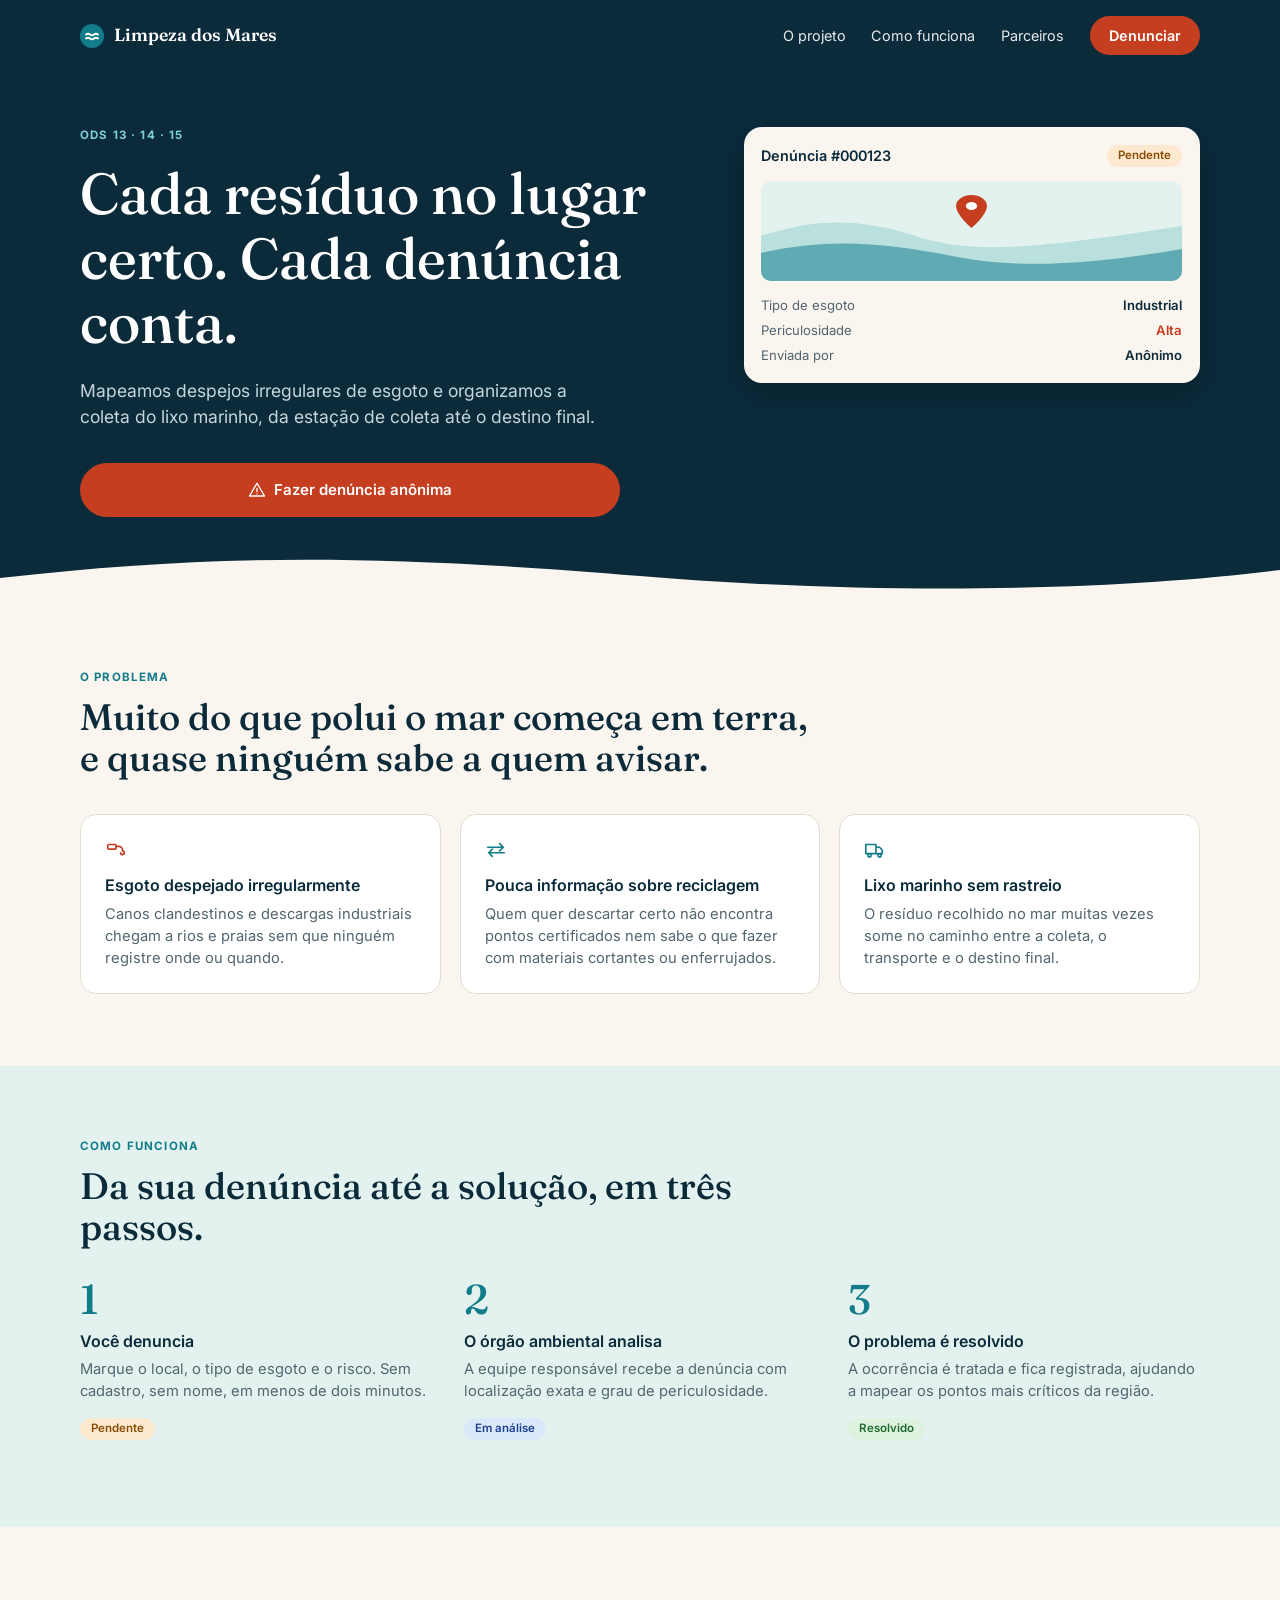
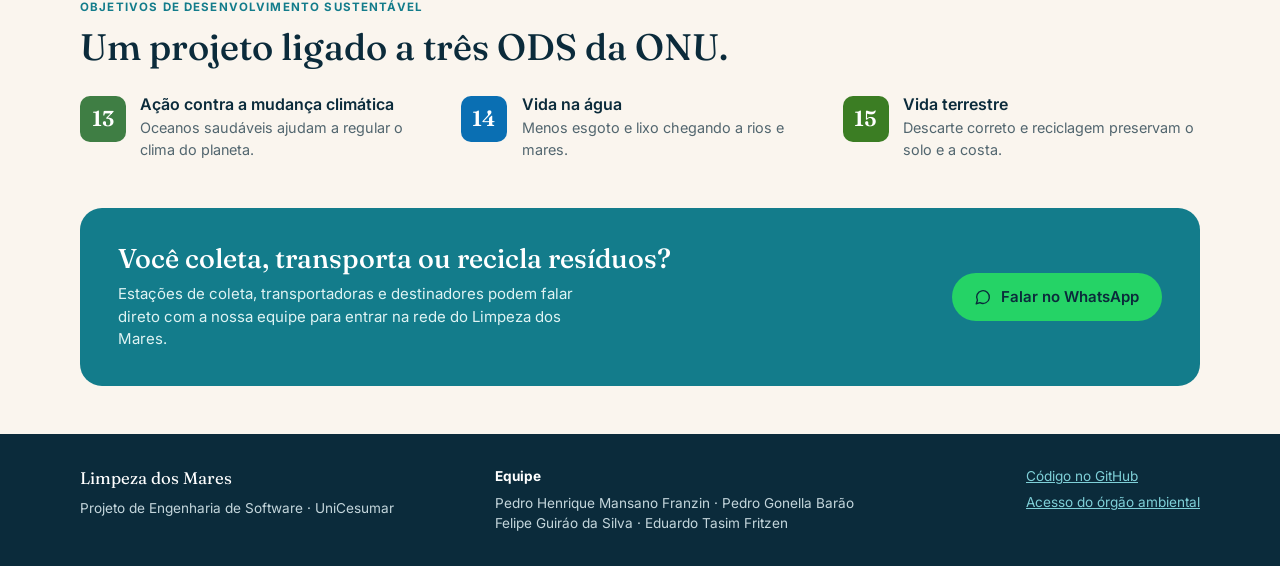
<file: demo/src/main/static/index.html>
<!DOCTYPE html>
<html lang="pt-BR">
<head>
  <meta charset="UTF-8">
  <meta name="viewport" content="width=device-width, initial-scale=1">
  <title>Limpeza dos Mares · Cada denúncia conta</title>
  <meta name="description" content="Denuncie despejos irregulares de esgoto de forma anônima e ajude a rastrear o lixo marinho.">
  <link rel="preconnect" href="https://fonts.googleapis.com">
  <link rel="preconnect" href="https://fonts.gstatic.com" crossorigin>
  <link href="https://fonts.googleapis.com/css2?family=Fraunces:opsz,wght@9..144,500;9..144,600&family=Inter:wght@400;500;600;700&display=swap" rel="stylesheet">
  <link rel="stylesheet" href="css/style.css">
</head>
<body>
  <header class="topo">
    <div class="container topo-barra">
      <a class="marca" href="index.html"><span class="marca-icone" aria-hidden="true"><svg viewBox="0 0 16 16"><path d="M2 6.5c1.5-1.2 2.5-1.2 4 0s2.5 1.2 4 0 2.5-1.2 4 0M2 10.5c1.5-1.2 2.5-1.2 4 0s2.5 1.2 4 0 2.5-1.2 4 0"/></svg></span> Limpeza dos Mares</a>
      <nav aria-label="Principal">
        <a href="#problema">O projeto</a>
        <a href="#como-funciona">Como funciona</a>
        <a href="#parceiros">Parceiros</a>
        <a class="btn btn-alerta" href="denuncia.html">Denunciar</a>
      </nav>
    </div>
  </header>

  <section class="hero">
    <div class="container hero-grade">
      <div>
        <p class="eyebrow">ODS 13 · 14 · 15</p>
        <h1>Cada resíduo no lugar certo. Cada denúncia conta.</h1>
        <p class="lead">Mapeamos despejos irregulares de esgoto e organizamos a coleta do lixo marinho, da estação de coleta até o destino final.</p>
        <a class="btn btn-alerta" href="denuncia.html">
          <svg viewBox="0 0 24 24" aria-hidden="true"><path d="M12 3 2 20h20L12 3Z"/><path d="M12 10v4M12 17h.01"/></svg>
          Fazer denúncia anônima
        </a>
      </div>
      <aside class="cartao-exemplo" aria-label="Exemplo de denúncia">
        <header><span>Denúncia #000123</span><span class="pilula pilula-pendente">Pendente</span></header>
        <div class="mini-mapa" aria-hidden="true">
          <svg viewBox="0 0 300 100" preserveAspectRatio="none">
            <path d="M0 55c40-18 70-18 110 0s80 14 190-10v65H0Z" fill="#b9e0dc"/>
            <path d="M0 72c50-16 90-10 140 4s110 4 160-8v32H0Z" fill="#5faab3"/>
            <path d="M150 14a11 11 0 0 1 11 11c0 9-11 22-11 22s-11-13-11-22a11 11 0 0 1 11-11Z" fill="#c43e1f"/>
            <circle cx="150" cy="25" r="4" fill="#fff"/>
          </svg>
        </div>
        <dl>
          <dt>Tipo de esgoto</dt><dd>Industrial</dd>
          <dt>Periculosidade</dt><dd class="perigo-alto">Alta</dd>
          <dt>Enviada por</dt><dd>Anônimo</dd>
        </dl>
      </aside>
    </div>
    <svg class="onda hero-onda" viewBox="0 0 1440 48" preserveAspectRatio="none" aria-hidden="true"><path d="M0 28C240 4 420 4 720 26s560 12 720-6v34H0Z"/></svg>
  </section>

  <section class="secao" id="problema">
    <div class="container">
      <p class="eyebrow">O problema</p>
      <h2>Muito do que polui o mar começa em terra, e quase ninguém sabe a quem avisar.</h2>
      <div class="cartoes">
        <article class="cartao">
          <svg class="icone alerta" viewBox="0 0 24 24" aria-hidden="true"><rect x="3" y="6" width="9" height="5" rx="1"/><path d="M12 8h3a4 4 0 0 1 4 4v1a2 2 0 1 1-2 2"/></svg>
          <h3>Esgoto despejado irregularmente</h3>
          <p>Canos clandestinos e descargas industriais chegam a rios e praias sem que ninguém registre onde ou quando.</p>
        </article>
        <article class="cartao">
          <svg class="icone" viewBox="0 0 24 24" aria-hidden="true"><path d="M3 9h16M16 5l4 4-4 4M21 15H5M8 11l-4 4 4 4"/></svg>
          <h3>Pouca informação sobre reciclagem</h3>
          <p>Quem quer descartar certo não encontra pontos certificados nem sabe o que fazer com materiais cortantes ou enferrujados.</p>
        </article>
        <article class="cartao">
          <svg class="icone" viewBox="0 0 24 24" aria-hidden="true"><path d="M2 6h11v10H2zM13 9h4l3 3v4h-7"/><circle cx="6" cy="18" r="1.8"/><circle cx="17" cy="18" r="1.8"/></svg>
          <h3>Lixo marinho sem rastreio</h3>
          <p>O resíduo recolhido no mar muitas vezes some no caminho entre a coleta, o transporte e o destino final.</p>
        </article>
      </div>
    </div>
  </section>

  <section class="secao secao-clara" id="como-funciona">
    <div class="container">
      <p class="eyebrow">Como funciona</p>
      <h2>Da sua denúncia até a solução, em três passos.</h2>
      <ol class="passos" style="list-style:none;padding:0">
        <li class="passo">
          <div class="num">1</div>
          <h3>Você denuncia</h3>
          <p>Marque o local, o tipo de esgoto e o risco. Sem cadastro, sem nome, em menos de dois minutos.</p>
          <span class="pilula pilula-pendente">Pendente</span>
        </li>
        <li class="passo">
          <div class="num">2</div>
          <h3>O órgão ambiental analisa</h3>
          <p>A equipe responsável recebe a denúncia com localização exata e grau de periculosidade.</p>
          <span class="pilula pilula-analise">Em análise</span>
        </li>
        <li class="passo">
          <div class="num">3</div>
          <h3>O problema é resolvido</h3>
          <p>A ocorrência é tratada e fica registrada, ajudando a mapear os pontos mais críticos da região.</p>
          <span class="pilula pilula-resolvido">Resolvido</span>
        </li>
      </ol>
    </div>
  </section>

  <section class="secao" id="parceiros" style="padding-bottom:0">
    <div class="container">
      <p class="eyebrow">Objetivos de Desenvolvimento Sustentável</p>
      <h2>Um projeto ligado a três ODS da ONU.</h2>
      <div class="ods">
        <div class="ods-item"><span class="ods-num ods-13">13</span><div><h3>Ação contra a mudança climática</h3><p>Oceanos saudáveis ajudam a regular o clima do planeta.</p></div></div>
        <div class="ods-item"><span class="ods-num ods-14">14</span><div><h3>Vida na água</h3><p>Menos esgoto e lixo chegando a rios e mares.</p></div></div>
        <div class="ods-item"><span class="ods-num ods-15">15</span><div><h3>Vida terrestre</h3><p>Descarte correto e reciclagem preservam o solo e a costa.</p></div></div>
      </div>

      <div class="faixa">
        <div>
          <h2>Você coleta, transporta ou recicla resíduos?</h2>
          <p>Estações de coleta, transportadoras e destinadores podem falar direto com a nossa equipe para entrar na rede do Limpeza dos Mares.</p>
        </div>
        <!-- Troque o número pelo WhatsApp da equipe -->
        <a class="btn btn-whats" href="https://wa.me/5500000000000" target="_blank" rel="noopener">
          <svg viewBox="0 0 24 24" aria-hidden="true"><path d="M3 21l1.6-4.7A8.5 8.5 0 1 1 8 19.6L3 21Z"/></svg>
          Falar no WhatsApp
        </a>
      </div>
    </div>
  </section>

  <footer class="rodape">
    <div class="container rodape-grade">
      <div>
        <p class="nome">Limpeza dos Mares</p>
        <p>Projeto de Engenharia de Software · UniCesumar</p>
      </div>
      <div>
        <strong>Equipe</strong>
        <p>Pedro Henrique Mansano Franzin · Pedro Gonella Barão</p>
        <p>Felipe Guiráo da Silva · Eduardo Tasim Fritzen</p>
      </div>
      <div>
        <a href="https://github.com/Pedro-Barao/Limpeza-dos-Mares" target="_blank" rel="noopener">Código no GitHub</a>
        <a href="admin.html">Acesso do órgão ambiental</a>
      </div>
    </div>
  </footer>
</body>
</html>
</file>
<file: demo/src/main/static/css/style.css>
/* Limpeza dos Mares – estilos compartilhados (landing, denúncia, painel) */
:root {
  --navy: #0b2b3b;
  --teal: #137c8b;
  --teal-claro: #e3f2ef;
  --teal-borda: #b9ddd8;
  --creme: #faf5ee;
  --areia: #f3efe6;
  --branco: #fff;
  --ferrugem: #c43e1f;
  --texto: #0b2b3b;
  --texto-suave: #52666f;
  --borda: #e6ddd0;
  --campo: #faf5ee;
  --campo-borda: #d9ccba;
  --amarelo-bg: #fde9cf;
  --amarelo-tx: #8a4b05;
  --azul-bg: #dbe8fb;
  --azul-tx: #1d3f8f;
  --verde-bg: #dff2e0;
  --verde-tx: #1f6b2e;
  --vermelho-bg: #fbdcd4;
  --vermelho-tx: #b3321a;
  --serif: "Fraunces", Georgia, "Times New Roman", serif;
  --sans: "Inter", system-ui, -apple-system, "Segoe UI", Roboto, sans-serif;
  --raio: 16px;
}

*, *::before, *::after { box-sizing: border-box; }
html { scroll-behavior: smooth; }
body {
  margin: 0;
  font-family: var(--sans);
  font-size: 15px;
  line-height: 1.5;
  color: var(--texto);
  background: var(--creme);
  -webkit-font-smoothing: antialiased;
}
h1, h2, h3 { font-family: var(--serif); font-weight: 600; line-height: 1.12; margin: 0; }
p { margin: 0; }
a { color: inherit; }
img, svg { display: block; max-width: 100%; }
button, input, select, textarea { font: inherit; color: inherit; }
:focus-visible { outline: 3px solid var(--teal); outline-offset: 2px; }
.sr-only { position: absolute; width: 1px; height: 1px; overflow: hidden; clip: rect(0 0 0 0); white-space: nowrap; }
.container { width: min(1120px, 100% - 3rem); margin-inline: auto; }

/* ---------- Marca ---------- */
.marca { display: inline-flex; align-items: center; gap: .6rem; text-decoration: none; color: #fff;
  font-family: var(--serif); font-weight: 600; font-size: 1.1rem; }
.marca-icone { width: 24px; height: 24px; border-radius: 50%; background: var(--teal); display: grid; place-items: center; }
.marca-icone svg { width: 16px; height: 16px; stroke: #fff; fill: none; stroke-width: 1.8; stroke-linecap: round; }
.selo { font-family: var(--sans); font-size: .62rem; font-weight: 700; letter-spacing: .08em; text-transform: uppercase;
  background: var(--teal); color: #fff; padding: .15rem .55rem; border-radius: 999px; }

/* ---------- Botões ---------- */
.btn { display: inline-flex; align-items: center; justify-content: center; gap: .55rem; border: 0; cursor: pointer;
  font-weight: 600; text-decoration: none; border-radius: 999px; padding: .8rem 1.4rem; transition: filter .15s, background .15s; }
.btn:hover { filter: brightness(1.08); }
.btn svg { width: 18px; height: 18px; fill: none; stroke: currentColor; stroke-width: 1.8; stroke-linecap: round; stroke-linejoin: round; }
.btn-alerta { background: var(--ferrugem); color: #fff; }
.btn-escuro { background: var(--navy); color: #fff; }
.btn-teal { background: var(--teal); color: #fff; }
.btn-contorno { background: #fff; color: var(--navy); border: 1px solid var(--campo-borda); }
.btn-whats { background: #25d366; color: var(--navy); }
.btn-pequeno { padding: .5rem 1.1rem; font-size: .9rem; }
.btn-bloco { width: 100%; padding-block: 1rem; }

/* ---------- Pílulas de status / perigo ---------- */
.pilula { display: inline-block; font-size: .72rem; font-weight: 600; padding: .15rem .7rem; border-radius: 999px; white-space: nowrap; }
.pilula-pendente { background: var(--amarelo-bg); color: var(--amarelo-tx); }
.pilula-analise { background: var(--azul-bg); color: var(--azul-tx); }
.pilula-resolvido { background: var(--verde-bg); color: var(--verde-tx); }
.pilula-alto { background: var(--vermelho-bg); color: var(--vermelho-tx); }
.pilula-medio { background: var(--amarelo-bg); color: var(--amarelo-tx); }
.pilula-baixo { background: var(--verde-bg); color: var(--verde-tx); }

.eyebrow { font-size: .72rem; font-weight: 700; letter-spacing: .1em; text-transform: uppercase; color: var(--teal); }

/* =====================================================
   LANDING PAGE
   ===================================================== */
.topo { background: var(--navy); color: #fff; }
.topo-barra { display: flex; align-items: center; justify-content: space-between; padding-block: 1rem; gap: 1rem; }
.topo nav { display: flex; align-items: center; gap: 1.6rem; font-size: .9rem; }
.topo nav a { text-decoration: none; opacity: .9; }
.topo nav a:hover { opacity: 1; }
.topo nav a.btn { opacity: 1; padding: .55rem 1.2rem; font-size: .9rem; }

.hero { background: var(--navy); color: #fff; padding-block: 3.5rem 0; position: relative; }
.hero-grade { display: grid; grid-template-columns: 1.35fr 1fr; gap: 3rem; align-items: start; padding-bottom: 5rem; }
.hero .eyebrow { color: #7fd0d8; }
.hero h1 { font-size: clamp(2.3rem, 5vw, 3.6rem); font-weight: 500; margin: 1.1rem 0 1.4rem; }
.hero p.lead { color: #c4d6dc; font-size: 1.1rem; max-width: 30em; margin-bottom: 2rem; }
.hero .btn-alerta { width: 100%; max-width: 540px; padding-block: 1rem; }
.onda { display: block; width: 100%; height: 48px; fill: var(--creme); margin-top: -1px; }
.hero-onda { position: absolute; left: 0; right: 0; bottom: -1px; }

.cartao-exemplo { background: var(--creme); color: var(--navy); border-radius: 18px; padding: 1.1rem; box-shadow: 0 10px 30px rgba(0,0,0,.25); }
.cartao-exemplo header { display: flex; justify-content: space-between; align-items: center; font-weight: 600; font-size: .9rem; margin-bottom: .9rem; }
.mini-mapa { background: var(--teal-claro); border-radius: 10px; height: 100px; position: relative; overflow: hidden; margin-bottom: .9rem; }
.mini-mapa svg { width: 100%; height: 100%; }
.cartao-exemplo dl { margin: 0; display: grid; grid-template-columns: 1fr auto; gap: .35rem 1rem; font-size: .82rem; }
.cartao-exemplo dt { color: var(--texto-suave); }
.cartao-exemplo dd { margin: 0; font-weight: 600; text-align: right; }
.cartao-exemplo dd.perigo-alto { color: var(--ferrugem); }

.secao { padding-block: 4.5rem; }
.secao h2 { font-size: clamp(1.7rem, 3.4vw, 2.3rem); font-weight: 500; margin-top: .6rem; max-width: 20em; }
.cartoes { display: grid; grid-template-columns: repeat(3, 1fr); gap: 1.2rem; margin-top: 2.2rem; }
.cartao { background: #fff; border: 1px solid var(--borda); border-radius: var(--raio); padding: 1.5rem; }
.cartao .icone { width: 22px; height: 22px; margin-bottom: 1rem; fill: none; stroke: var(--teal); stroke-width: 1.8; stroke-linecap: round; stroke-linejoin: round; }
.cartao .icone.alerta { stroke: var(--ferrugem); }
.cartao h3 { font-family: var(--sans); font-size: 1rem; font-weight: 600; margin-bottom: .5rem; }
.cartao p { color: var(--texto-suave); font-size: .92rem; }

.secao-clara { background: var(--teal-claro); }
.passos { display: grid; grid-template-columns: repeat(3, 1fr); gap: 2rem; margin-top: 2rem; }
.passo .num { font-family: var(--serif); font-size: 2.6rem; font-weight: 500; color: var(--teal); line-height: 1; }
.passo h3 { font-family: var(--sans); font-size: 1rem; font-weight: 600; margin: .8rem 0 .4rem; }
.passo p { color: var(--texto-suave); font-size: .92rem; margin-bottom: .9rem; }

.ods { display: grid; grid-template-columns: repeat(3, 1fr); gap: 1.5rem; margin-top: 1.8rem; }
.ods-item { display: flex; gap: .9rem; align-items: flex-start; }
.ods-num { flex: none; width: 46px; height: 46px; border-radius: 10px; display: grid; place-items: center; color: #fff;
  font-family: var(--serif); font-size: 1.35rem; font-weight: 600; }
.ods-13 { background: #3f7e44; } .ods-14 { background: #0a6fb3; } .ods-15 { background: #3b7d23; }
.ods-item h3 { font-family: var(--sans); font-size: 1rem; font-weight: 600; margin-bottom: .2rem; }
.ods-item p { color: var(--texto-suave); font-size: .9rem; }

.faixa { background: var(--teal); color: #fff; border-radius: 22px; padding: 2.2rem 2.4rem; margin-top: 3rem;
  display: flex; align-items: center; justify-content: space-between; gap: 2rem; }
.faixa h2 { font-size: 1.7rem; font-weight: 500; margin: 0 0 .6rem; max-width: none; }
.faixa p { color: #dff3f3; max-width: 32em; }

.rodape { background: var(--navy); color: #c4d6dc; padding-block: 2rem; font-size: .85rem; margin-top: 3rem; }
.rodape-grade { display: grid; grid-template-columns: 1fr 1.3fr auto; gap: 2rem; align-items: start; }
.rodape strong { color: #fff; display: block; margin-bottom: .4rem; }
.rodape .nome { font-family: var(--serif); font-size: 1.05rem; color: #fff; margin-bottom: .4rem; }
.rodape a { color: #7fd0d8; display: block; margin-bottom: .35rem; }

/* =====================================================
   DENÚNCIA ANÔNIMA
   ===================================================== */
.barra-simples { background: var(--navy); color: #fff; }
.barra-simples .container { display: flex; align-items: center; justify-content: space-between; padding-block: 1.1rem; }
.voltar { display: inline-flex; align-items: center; gap: .6rem; color: #fff; text-decoration: none; font-size: .95rem; }
.voltar svg { width: 16px; height: 16px; fill: none; stroke: currentColor; stroke-width: 2; stroke-linecap: round; stroke-linejoin: round; }

.denuncia { width: min(580px, 100% - 2rem); margin: 2.8rem auto 4rem; }
.denuncia h1 { font-size: clamp(1.9rem, 4.4vw, 2.6rem); margin: .7rem 0 .9rem; }
.privacidade { display: flex; align-items: center; gap: .5rem; color: var(--texto-suave); font-size: .92rem; margin-bottom: 1.6rem; }
.privacidade svg { width: 14px; height: 14px; fill: none; stroke: var(--teal); stroke-width: 1.8; stroke-linecap: round; stroke-linejoin: round; }

.form-cartao { background: #fff; border: 1px solid var(--borda); border-radius: 20px; padding: 1.6rem; }
fieldset { border: 0; padding: 0; margin: 0 0 1.6rem; min-width: 0; }
legend, .rotulo { font-weight: 600; font-size: .95rem; padding: 0; margin-bottom: .7rem; display: block; }
.obrig { color: var(--ferrugem); }
.sub-rotulo { font-size: .78rem; color: var(--texto-suave); display: block; margin: .8rem 0 .4rem; }
.campo { width: 100%; background: var(--campo); border: 1px solid var(--campo-borda); border-radius: 8px; padding: .7rem .8rem; font-size: .92rem; }
.campo::placeholder { color: #8d9aa0; }
textarea.campo { min-height: 112px; resize: vertical; }
.btn-local { display: inline-flex; align-items: center; gap: .55rem; background: var(--teal-claro); color: var(--teal);
  border: 1px solid var(--teal-borda); border-radius: 999px; padding: .6rem 1.1rem; font-weight: 600; font-size: .9rem; cursor: pointer; }
.btn-local svg { width: 16px; height: 16px; fill: none; stroke: currentColor; stroke-width: 1.8; stroke-linecap: round; }
.btn-local.ok { background: var(--teal); color: #fff; }
.status-local { font-size: .8rem; color: var(--texto-suave); margin-top: .5rem; }

.perigos { display: grid; grid-template-columns: repeat(3, 1fr); gap: .7rem; }
.perigo { position: relative; }
.perigo input { position: absolute; opacity: 0; inset: 0; cursor: pointer; }
.perigo label { display: block; height: 100%; background: var(--campo); border: 1px solid var(--campo-borda); border-radius: 12px; padding: .8rem; cursor: pointer; }
.perigo strong { display: block; font-size: .92rem; margin-bottom: .2rem; }
.perigo span { font-size: .75rem; color: var(--texto-suave); line-height: 1.35; display: block; }
.perigo input:checked + label { border: 2px solid var(--teal); background: var(--teal-claro); padding: calc(.8rem - 1px); }
.perigo input:focus-visible + label { outline: 3px solid var(--teal); outline-offset: 2px; }

.contagem { display: flex; justify-content: space-between; font-size: .78rem; color: var(--texto-suave); margin-top: .5rem; }
.confirma { display: flex; align-items: center; gap: .7rem; font-size: .9rem; margin: 1.3rem 0; }
.confirma input { width: 18px; height: 18px; accent-color: var(--teal); }
.erro { color: var(--vermelho-tx); font-size: .82rem; margin-top: .4rem; min-height: 1.2em; }
.sucesso { background: var(--verde-bg); color: var(--verde-tx); border-radius: 12px; padding: 1rem 1.2rem; margin-top: 1rem; font-weight: 500; }
[hidden] { display: none !important; }

/* =====================================================
   PAINEL DO ÓRGÃO AMBIENTAL
   ===================================================== */
body.painel { background: var(--areia); }
.painel-topo { background: var(--navy); color: #fff; }
.painel-topo .container { width: min(1400px, 100% - 2.4rem); display: flex; align-items: center; justify-content: space-between; padding-block: .85rem; gap: 1rem; }
.painel-topo .usuario { display: flex; align-items: center; gap: 1rem; font-size: .85rem; color: #d3e0e4; }
.painel-topo .btn-sair { background: transparent; color: #fff; border: 1px solid rgba(255,255,255,.3); border-radius: 999px; padding: .4rem 1rem; cursor: pointer; }

.painel-main { width: min(1400px, 100% - 2.4rem); margin: 1.5rem auto 3rem; }
.painel-cab { display: flex; justify-content: space-between; align-items: flex-end; gap: 1rem; flex-wrap: wrap; margin-bottom: 1.2rem; }
.painel-cab h1 { font-size: 2rem; font-weight: 600; }
.painel-cab p { color: var(--texto-suave); }
.painel-cab .acoes { display: flex; align-items: center; gap: .8rem; }
.aviso-exemplo { background: var(--amarelo-bg); color: var(--amarelo-tx); font-size: .72rem; font-weight: 600; padding: .3rem .75rem; border-radius: 8px; }

.resumo { display: grid; grid-template-columns: repeat(4, 1fr); gap: 1rem; margin-bottom: 1.4rem; }
.resumo button { text-align: left; background: #fff; border: 1px solid var(--borda); border-radius: 14px; padding: .9rem 1.1rem; cursor: pointer; }
.resumo button span { display: block; font-size: .8rem; color: var(--texto-suave); }
.resumo button strong { font-family: var(--serif); font-size: 2rem; font-weight: 600; line-height: 1.1; }
.resumo button[aria-pressed="true"] { border: 2px solid var(--teal); padding: calc(.9rem - 1px) calc(1.1rem - 1px); }

.filtros { display: grid; grid-template-columns: 1fr 130px 150px; gap: 1rem; margin-bottom: 1.4rem; }
.filtros label { font-size: .78rem; color: var(--texto-suave); display: block; margin-bottom: .3rem; }
.filtros .campo { background: #fff; }

.painel-grade { display: grid; grid-template-columns: 1fr 380px; gap: 1.4rem; align-items: start; }
.tabela-wrap { background: #fff; border: 1px solid var(--borda); border-radius: 16px; overflow: hidden; }
table { width: 100%; border-collapse: collapse; font-size: .85rem; }
thead th { text-align: left; font-size: .68rem; letter-spacing: .08em; text-transform: uppercase; color: var(--texto-suave);
  font-weight: 600; background: #faf4ea; padding: .8rem 1rem; }
tbody td { padding: .75rem 1rem; border-top: 1px solid #f0e9dd; vertical-align: middle; }
tbody tr { cursor: pointer; }
tbody tr:hover { background: #fbf8f2; }
tbody tr[aria-selected="true"] { background: var(--teal-claro); box-shadow: inset 3px 0 0 var(--teal); }
td .prot { font-weight: 700; display: block; }
td .data { font-size: .72rem; color: var(--texto-suave); }
td.local { max-width: 190px; overflow: hidden; text-overflow: ellipsis; white-space: nowrap; }
.vazio { padding: 2rem; text-align: center; color: var(--texto-suave); }

.detalhe { background: #fff; border: 1px solid var(--borda); border-radius: 16px; padding: 1.4rem; position: sticky; top: 1rem; }
.detalhe-cab { display: flex; justify-content: space-between; align-items: flex-start; gap: .8rem; margin-bottom: 1rem; }
.detalhe h2 { font-size: 1.35rem; font-weight: 600; }
.detalhe .meta { font-size: .8rem; color: var(--texto-suave); }
.local-box { background: var(--teal-claro); border-radius: 10px; padding: .9rem 1rem; margin-bottom: 1rem; font-size: .88rem; }
.local-box .eyebrow { font-size: .65rem; display: block; margin-bottom: .3rem; }
.local-box strong { display: block; font-weight: 600; margin-bottom: .3rem; }
.local-box small { color: var(--texto-suave); display: block; margin-bottom: .3rem; }
.local-box a { color: var(--teal); font-weight: 600; }
.info { display: grid; grid-template-columns: 90px 1fr; gap: .5rem 1rem; font-size: .85rem; margin: 0 0 1.2rem; }
.info dt { color: var(--texto-suave); }
.info dd { margin: 0; }
.detalhe h3 { font-family: var(--sans); font-size: .85rem; font-weight: 600; margin: 1.1rem 0 .5rem; }
.destino { display: flex; align-items: center; justify-content: space-between; gap: .8rem; border: 2px solid var(--teal); background: var(--teal-claro); border-radius: 10px; padding: .7rem .9rem; }
.destino strong { display: block; font-size: .9rem; }
.destino small { color: var(--texto-suave); font-size: .75rem; }
.sugestao { font-size: .75rem; color: var(--teal); margin-top: .5rem; }
.status-opcoes { display: grid; grid-template-columns: repeat(3, 1fr); gap: .5rem; }
.status-opcoes button { background: var(--areia); border: 1px solid var(--campo-borda); border-radius: 10px; padding: .55rem .4rem; font-size: .82rem; font-weight: 500; cursor: pointer; }
.status-opcoes button[aria-pressed="true"] { background: var(--amarelo-bg); border: 2px solid var(--amarelo-tx); color: var(--amarelo-tx); font-weight: 600; }
.status-opcoes button[data-status="analise"][aria-pressed="true"] { background: var(--azul-bg); border-color: var(--azul-tx); color: var(--azul-tx); }
.status-opcoes button[data-status="resolvido"][aria-pressed="true"] { background: var(--verde-bg); border-color: var(--verde-tx); color: var(--verde-tx); }
.detalhe textarea.campo { min-height: 78px; }
.historico { border-top: 1px solid var(--borda); margin-top: 1.2rem; padding-top: 1rem; font-size: .78rem; }
.historico .eyebrow { color: var(--texto-suave); font-size: .65rem; display: block; margin-bottom: .5rem; }
.historico ul { list-style: none; margin: 0; padding: 0; display: grid; gap: .3rem; }

/* ---------- Responsivo ---------- */
@media (max-width: 960px) {
  .hero-grade, .rodape-grade, .painel-grade { grid-template-columns: 1fr; }
  .cartoes, .passos, .ods { grid-template-columns: 1fr; }
  .faixa { flex-direction: column; align-items: flex-start; }
  .resumo { grid-template-columns: repeat(2, 1fr); }
  .detalhe { position: static; }
  .tabela-wrap { overflow-x: auto; }
  table { min-width: 640px; }
}
@media (max-width: 640px) {
  .topo nav a:not(.btn) { display: none; }
  .filtros { grid-template-columns: 1fr 1fr; }
  .filtros > div:first-child { grid-column: 1 / -1; }
  .perigos { grid-template-columns: 1fr; }
}
@media (prefers-reduced-motion: reduce) { html { scroll-behavior: auto; } * { transition: none !important; } }
</file>
